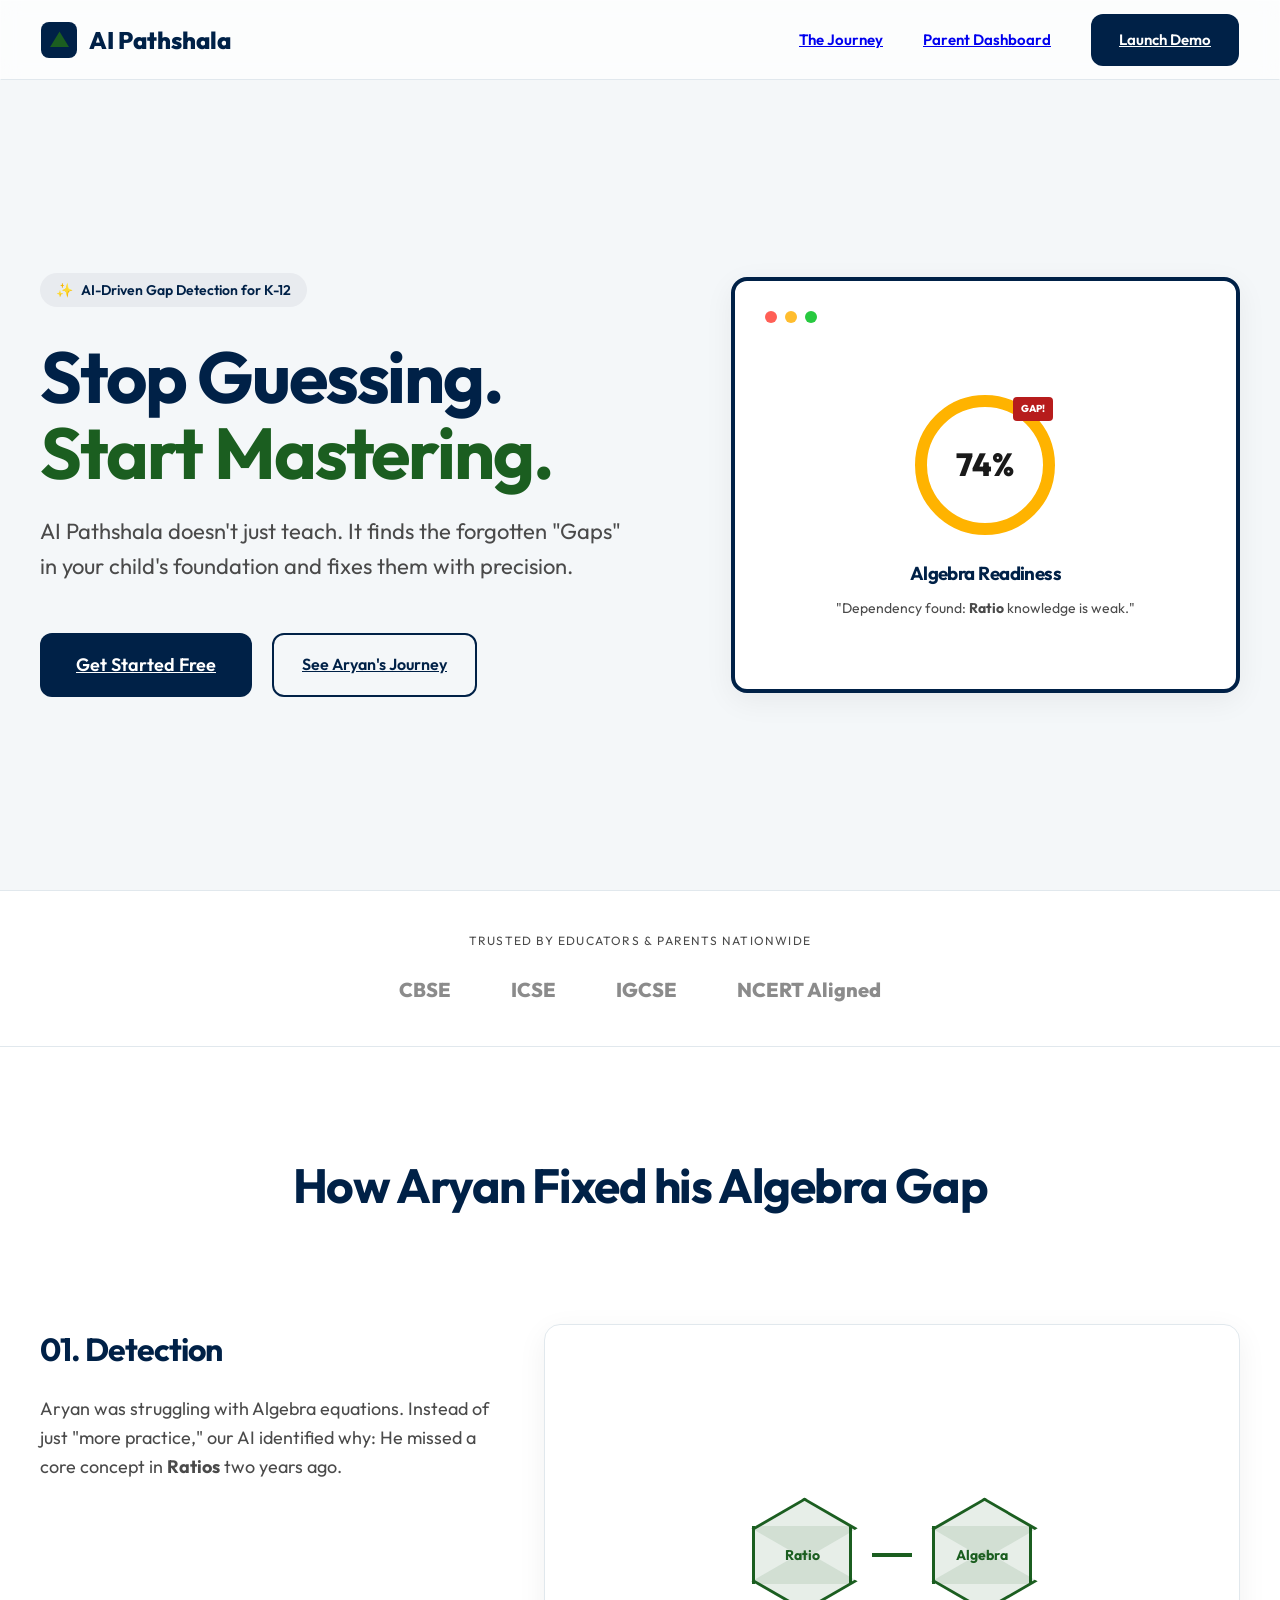
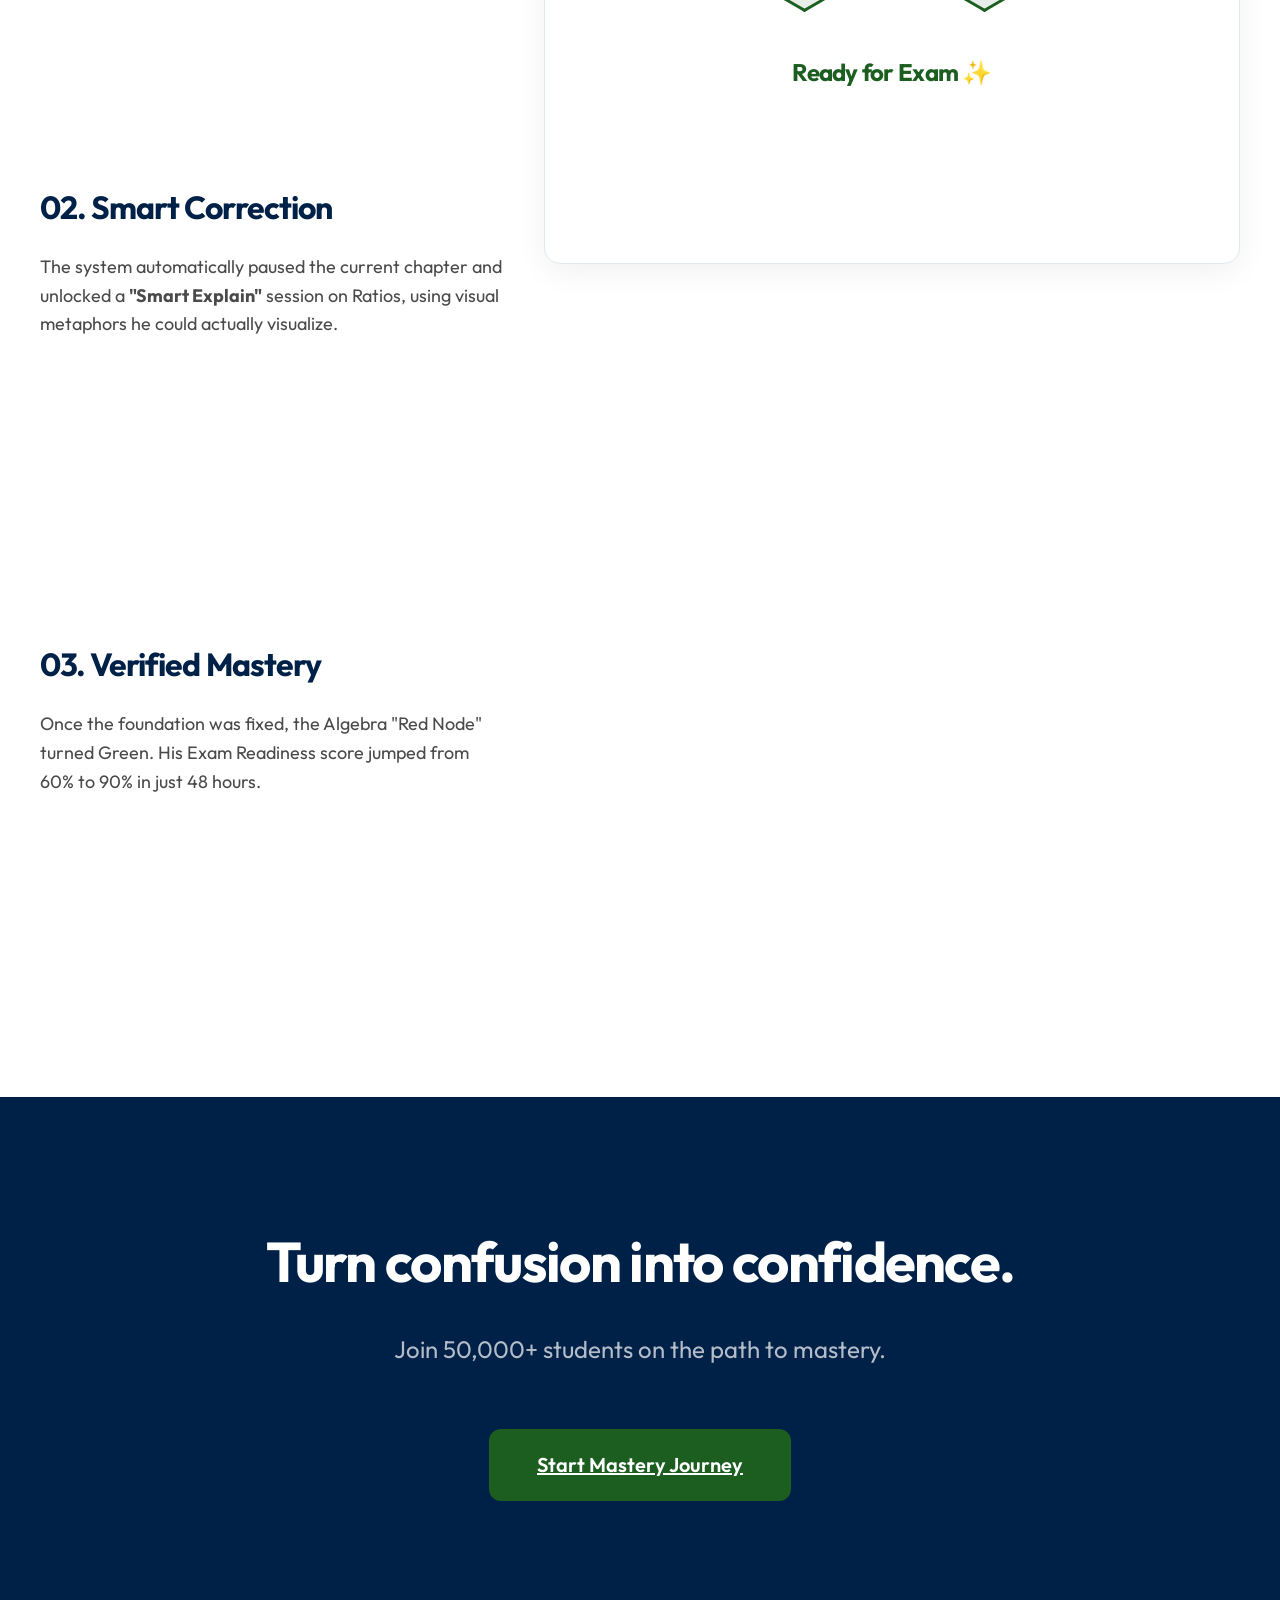
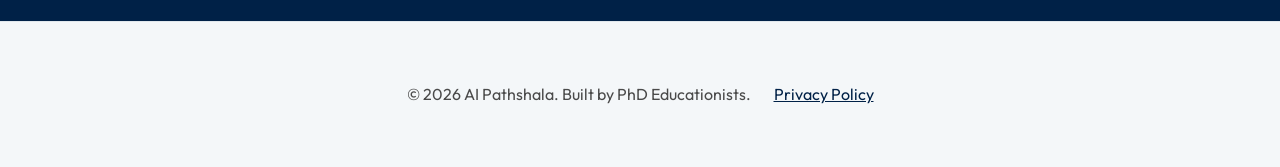
<file: index.html>
<!DOCTYPE html>
<html lang="en">

<head>
    <meta charset="UTF-8">
    <meta name="viewport" content="width=device-width, initial-scale=1.0">
    <title>AI Pathshala | From Confusion to Mastery</title>
    <link rel="stylesheet" href="style.css">
    <link href="https://fonts.googleapis.com/css2?family=Outfit:wght@400;600;700&family=Inter:wght@400;600&display=swap"
        rel="stylesheet">
    <style>
        .scrolly-section {
            background: #fff;
            padding: 100px 0;
        }

        .step-active {
            opacity: 1 !important;
            transform: scale(1) !important;
        }

        .step-inactive {
            opacity: 0.3;
            transform: scale(0.95);
            transition: all 0.5s ease;
        }

        .visual-state {
            display: none;
            height: 100%;
            width: 100%;
            align-items: center;
            justify-content: center;
            padding: 40px;
        }

        .visual-state.active {
            display: flex;
            flex-direction: column;
        }
    </style>
</head>

<body>
    <nav class="glass"
        style="height: 80px; display: flex; align-items: center; position: sticky; top: 0; z-index: 1000; border-bottom: 1px solid var(--border-color);">
        <div class="container" style="display: flex; justify-content: space-between; align-items: center; width: 100%;">
            <div class="logo"
                style="font-size: 24px; font-weight: 800; color: var(--primary); display: flex; align-items: center; gap: 12px;">
                <div
                    style="width: 36px; height: 36px; background: var(--primary); border-radius: 8px; display: flex; align-items: center; justify-content: center;">
                    <span style="color: var(--secondary); font-size: 20px;">▲</span>
                </div>
                AI Pathshala
            </div>
            <div style="display: flex; gap: 40px; align-items: center; font-weight: 600; font-size: 15px;">
                <a href="#journey">The Journey</a>
                <a href="app.html?view=parent">Parent Dashboard</a>
                <a href="app.html" class="btn btn-primary">Launch Demo</a>
            </div>
        </div>
    </nav>

    <header class="container hero-v2">
        <div class="hero-text">
            <div
                style="display: inline-flex; align-items: center; gap: 8px; padding: 6px 16px; background: rgba(0,33,71,0.05); color: var(--primary); border-radius: 100px; font-size: 14px; font-weight: 600; margin-bottom: 32px;">
                <span>✨</span> AI-Driven Gap Detection for K-12
            </div>
            <h1>Stop Guessing. <br><span style="color: var(--secondary);">Start Mastering.</span></h1>
            <p style="font-size: 22px; margin-bottom: 48px; max-width: 600px;">AI Pathshala doesn't just teach. It finds
                the forgotten "Gaps" in your child's foundation and fixes them with precision.</p>
            <div style="display: flex; gap: 20px;">
                <a href="app.html" class="btn btn-primary" style="padding: 18px 36px; font-size: 18px;">Get Started
                    Free</a>
                <a href="#journey" class="btn btn-outline">See Aryan's Journey</a>
            </div>
        </div>
        <div class="hero-demo">
            <div class="sticky-frame glass" style="padding: 30px; border: 4px solid var(--primary);">
                <div style="height: 20px; width: 100%; display: flex; gap: 8px; margin-bottom: 24px;">
                    <div style="width: 12px; height: 12px; border-radius: 50%; background: #ff5f56;"></div>
                    <div style="width: 12px; height: 12px; border-radius: 50%; background: #ffbd2e;"></div>
                    <div style="width: 12px; height: 12px; border-radius: 50%; background: #27c93f;"></div>
                </div>
                <div style="text-align: center; padding: 40px 0;">
                    <div
                        style="width: 140px; height: 140px; border-radius: 50%; border: 12px solid var(--accent); display: flex; align-items: center; justify-content: center; margin: 0 auto 24px; position: relative;">
                        <span style="font-size: 32px; font-weight: 800;">74%</span>
                        <div
                            style="position: absolute; top: -10px; right: -10px; background: var(--alert); color: white; padding: 4px 8px; font-size: 10px; border-radius: 4px; font-weight: 800; animation: pulse-red 2s infinite;">
                            GAP!</div>
                    </div>
                    <h3 style="margin-bottom: 8px;">Algebra Readiness</h3>
                    <p style="font-size: 14px;">"Dependency found: <strong>Ratio</strong> knowledge is weak."</p>
                </div>
            </div>
        </div>
    </header>

    <div class="trust-strip">
        <div class="container">
            <p
                style="font-size: 12px; text-transform: uppercase; letter-spacing: 0.1em; margin-bottom: 24px; color: var(--text-muted);">
                Trusted by Educators & Parents nationwide</p>
            <div class="trust-logos">
                <span style="font-weight: 800; font-size: 20px;">CBSE</span>
                <span style="font-weight: 800; font-size: 20px;">ICSE</span>
                <span style="font-weight: 800; font-size: 20px;">IGCSE</span>
                <span style="font-weight: 800; font-size: 20px;">NCERT Aligned</span>
            </div>
        </div>
    </div>

    <section id="journey" class="scrolly-section">
        <div class="container">
            <h2 style="text-align: center; margin-bottom: 100px; font-size: 48px;">How Aryan Fixed his Algebra Gap</h2>

            <div class="step-container">
                <div class="step-text">
                    <div class="step-inactive" id="step1">
                        <h3 style="font-size: 32px; margin-bottom: 20px;">01. Detection</h3>
                        <p style="font-size: 18px;">Aryan was struggling with Algebra equations. Instead of just "more
                            practice," our AI identified why: He missed a core concept in <strong>Ratios</strong> two
                            years ago.</p>
                    </div>
                    <div style="height: 300px;"></div>
                    <div class="step-inactive" id="step2">
                        <h3 style="font-size: 32px; margin-bottom: 20px;">02. Smart Correction</h3>
                        <p style="font-size: 18px;">The system automatically paused the current chapter and unlocked a
                            <strong>"Smart Explain"</strong> session on Ratios, using visual metaphors he could actually
                            visualize.</p>
                    </div>
                    <div style="height: 300px;"></div>
                    <div class="step-inactive" id="step3">
                        <h3 style="font-size: 32px; margin-bottom: 20px;">03. Verified Mastery</h3>
                        <p style="font-size: 18px;">Once the foundation was fixed, the Algebra "Red Node" turned Green.
                            His Exam Readiness score jumped from 60% to 90% in just 48 hours.</p>
                    </div>
                </div>

                <div class="step-sticky">
                    <div class="sticky-frame glass" id="visual-frame">
                        <div class="visual-state active" id="viz1">
                            <div style="display: flex; gap: 20px; align-items: center;">
                                <div class="hexagon hex-mastered"><span>Fractions</span></div>
                                <div style="width: 40px; height: 4px; background: var(--secondary);"></div>
                                <div class="hexagon hex-gap" style="animation: pulse-red 2s infinite;">
                                    <span>Ratio</span></div>
                                <div style="width: 40px; height: 4px; background: var(--border-color);"></div>
                                <div class="hexagon"><span>Algebra</span></div>
                            </div>
                            <p style="margin-top: 40px; font-weight: 600; color: var(--alert);">AI Insight: Foundational
                                Gap Detected</p>
                        </div>
                        <div class="visual-state" id="viz2">
                            <div class="card" style="width: 80%; padding: 24px; border-left: 6px solid var(--accent);">
                                <h4>Explain Simpler: Ratios</h4>
                                <p style="font-size: 14px; margin-top: 10px;">"Ratio is just like a recipe. If you need
                                    1 cup of sugar for 2 cups of flour, the ratio is 1:2. Double it? 2:4. It stays
                                    balanced."</p>
                            </div>
                        </div>
                        <div class="visual-state" id="viz3">
                            <div style="display: flex; gap: 20px; align-items: center;">
                                <div class="hexagon hex-mastered"><span>Ratio</span></div>
                                <div style="width: 40px; height: 4px; background: var(--secondary);"></div>
                                <div class="hexagon hex-mastered"><span>Algebra</span></div>
                            </div>
                            <h2 style="color: var(--secondary); margin-top: 40px;">Ready for Exam ✨</h2>
                        </div>
                    </div>
                </div>
            </div>
        </div>
    </section>

    <section style="background: var(--primary); color: white; text-align: center; padding: 120px 0;">
        <div class="container">
            <h2 style="color: white; font-size: 56px; margin-bottom: 24px;">Turn confusion into confidence.</h2>
            <p style="color: rgba(255,255,255,0.7); font-size: 24px; margin-bottom: 60px;">Join 50,000+ students on the
                path to mastery.</p>
            <a href="app.html" class="btn"
                style="background: var(--secondary); color: white; padding: 20px 48px; font-size: 20px;">Start Mastery
                Journey</a>
        </div>
    </section>

    <footer style="padding: 60px 0; border-top: 1px solid var(--border-color); text-align: center;">
        <p>&copy; 2026 AI Pathshala. Built by PhD Educationists. <a href="#"
                style="margin-left: 20px; color: var(--primary);">Privacy Policy</a></p>
    </footer>

    <script>
        const observerOptions = {
            threshold: 0.6
        };

        const observer = new IntersectionObserver((entries) => {
            entries.forEach(entry => {
                if (entry.isIntersecting) {
                    const stepId = entry.target.id;
                    const index = stepId.replace('step', '');

                    // Activate Text
                    document.querySelectorAll('.step-text > div').forEach(div => div.classList.add('step-inactive'));
                    entry.target.classList.remove('step-inactive');
                    entry.target.classList.add('step-active');

                    // Activate Visual
                    document.querySelectorAll('.visual-state').forEach(v => v.classList.remove('active'));
                    document.getElementById('viz' + index).classList.add('active');
                }
            });
        }, observerOptions);

        document.querySelectorAll('.step-text > div[id^="step"]').forEach(step => observer.observe(step));
    </script>
</body>

</html>
</file>
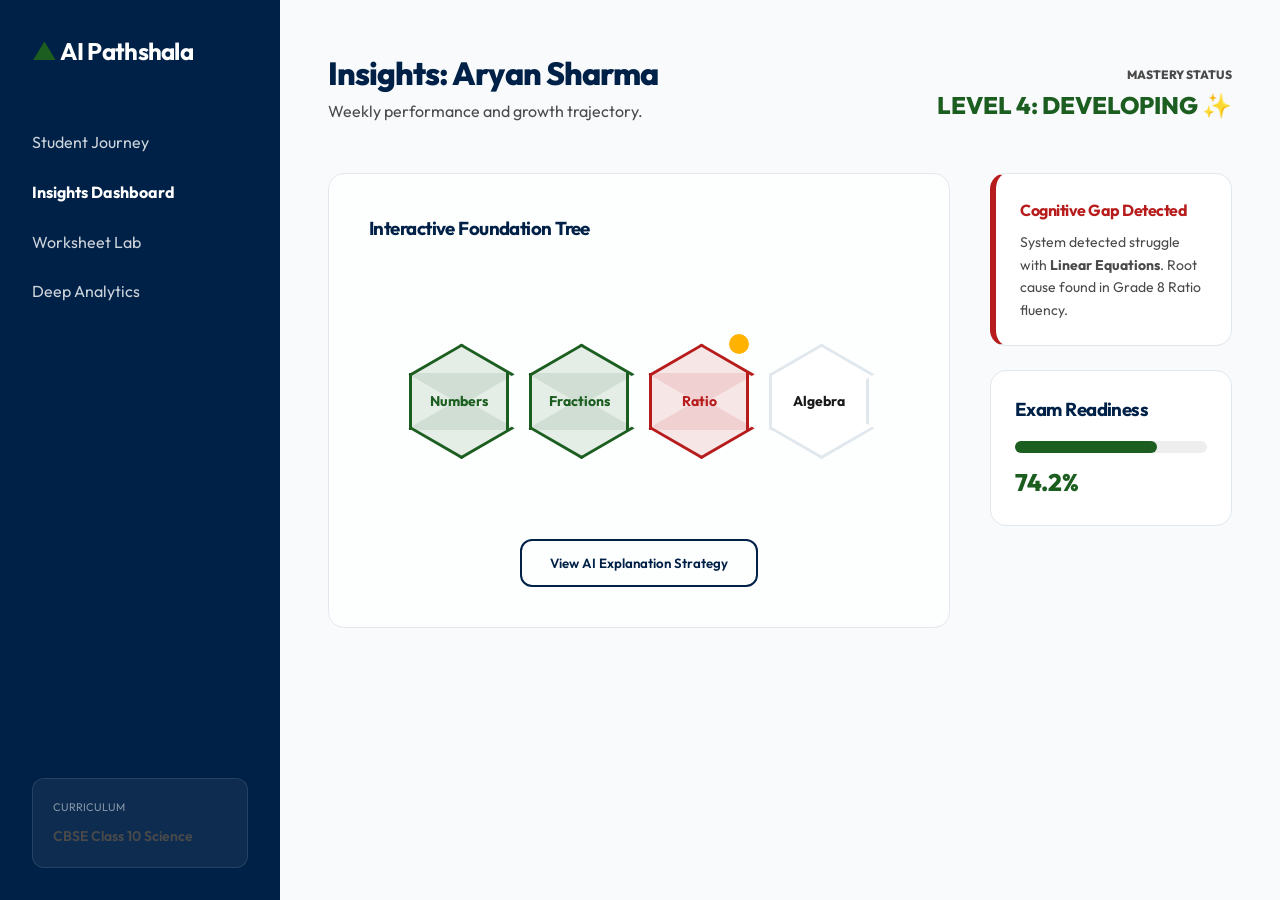
<file: app.html>
<!DOCTYPE html>
<html lang="en">

<head>
    <meta charset="UTF-8">
    <meta name="viewport" content="width=device-width, initial-scale=1.0">
    <title>AI Pathshala | Full Product Demo</title>
    <link rel="stylesheet" href="style.css">
    <link href="https://fonts.googleapis.com/css2?family=Outfit:wght@400;600;700&family=Inter:wght@400;600&display=swap"
        rel="stylesheet">
    <style>
        .view-section {
            display: none;
        }

        .view-section.active {
            display: block;
            animation: fadeIn 0.5s ease;
        }

        @keyframes fadeIn {
            from {
                opacity: 0;
                transform: translateY(10px);
            }

            to {
                opacity: 1;
                transform: translateY(0);
            }
        }

        .hex-grid {
            margin-top: 60px;
            display: flex;
            justify-content: center;
            gap: 20px;
            padding: 40px;
        }

        .hotspot-pulse {
            position: absolute;
            width: 20px;
            height: 20px;
            background: var(--accent);
            border-radius: 50%;
            animation: pulse-ring 1.5s infinite;
            cursor: pointer;
            z-index: 100;
        }

        @keyframes pulse-ring {
            0% {
                transform: scale(0.5);
                opacity: 0.8;
            }

            100% {
                transform: scale(2);
                opacity: 0;
            }
        }

        .tooltip {
            position: absolute;
            background: var(--primary);
            color: white;
            padding: 12px;
            border-radius: 8px;
            font-size: 13px;
            width: 200px;
            bottom: 30px;
            left: 50%;
            transform: translateX(-50%);
            display: none;
            z-index: 1000;
        }

        .hotspot-pulse:hover+.tooltip {
            display: block;
        }

        .stat-card {
            background: white;
            padding: 24px;
            border-radius: 16px;
            border: 1px solid var(--border-color);
        }

        .trend-svg {
            width: 100%;
            height: 100px;
            overflow: visible;
        }
    </style>
</head>

<body>
    <div class="app-container">
        <aside class="app-sidebar">
            <h2 class="logo" style="color: white; cursor: pointer; margin-bottom: 60px;"
                onclick="location.href='index.html'">
                <span style="color: var(--secondary);">▲</span> AI Pathshala
            </h2>
            <div style="display: flex; flex-direction: column; gap: 24px;">
                <div class="sidebar-item" id="nav-student" onclick="switchView('student')"
                    style="cursor: pointer; opacity: 0.8;">Student Journey</div>
                <div class="sidebar-item" id="nav-parent" onclick="switchView('parent')"
                    style="cursor: pointer; font-weight: 700;">Insights Dashboard</div>
                <div class="sidebar-item" id="nav-worksheets" onclick="switchView('worksheets')"
                    style="cursor: pointer; opacity: 0.8;">Worksheet Lab</div>
                <div class="sidebar-item" id="nav-analytics" onclick="switchView('analytics')"
                    style="cursor: pointer; opacity: 0.8;">Deep Analytics</div>
            </div>

            <div
                style="margin-top: auto; background: rgba(255,255,255,0.05); padding: 20px; border-radius: 12px; border: 1px solid rgba(255,255,255,0.1);">
                <p
                    style="font-size: 11px; text-transform: uppercase; color: rgba(255,255,255,0.5); margin-bottom: 8px;">
                    CURRICULUM</p>
                <p style="font-weight: 600; font-size: 14px;">CBSE Class 10 Science</p>
            </div>
        </aside>

        <main class="app-main">
            <!-- PARENT VIEW (INSIGHTS) -->
            <section id="parent-view" class="view-section active">
                <div style="display: flex; justify-content: space-between; align-items: flex-end; margin-bottom: 48px;">
                    <div>
                        <h1 style="font-weight: 800; font-size: 32px;">Insights: Aryan Sharma</h1>
                        <p>Weekly performance and growth trajectory.</p>
                    </div>
                    <div style="text-align: right;">
                        <span style="font-size: 12px; color: var(--text-muted); font-weight: 800;">MASTERY STATUS</span>
                        <div style="font-size: 24px; font-weight: 800; color: var(--secondary);">LEVEL 4: DEVELOPING ✨
                        </div>
                    </div>
                </div>

                <div style="display: grid; grid-template-columns: 2fr 1fr; gap: 40px;">
                    <div class="glass"
                        style="padding: 40px; border-radius: var(--radius); border: 1px solid var(--border-color);">
                        <h3 style="margin-bottom: 40px;">Interactive Foundation Tree</h3>
                        <div class="hex-grid">
                            <div class="hexagon hex-mastered"><span>Numbers</span></div>
                            <div class="hexagon hex-mastered"><span>Fractions</span></div>
                            <div style="position: relative;">
                                <div class="hexagon hex-gap" style="animation: pulse-red 2s infinite;">
                                    <span>Ratio</span></div>
                                <div class="hotspot-pulse" style="top: -10px; right: 0;"></div>
                                <div class="tooltip">Missing core prerequisite. Algebra is blocked until this is fixed.
                                </div>
                            </div>
                            <div class="hexagon"><span>Algebra</span></div>
                        </div>
                        <div style="text-align: center; margin-top: 40px;">
                            <button class="btn btn-outline" onclick="switchView('student')">View AI Explanation
                                Strategy</button>
                        </div>
                    </div>

                    <div style="display: flex; flex-direction: column; gap: 24px;">
                        <div class="stat-card" style="border-left: 6px solid var(--alert);">
                            <h4 style="color: var(--alert); margin-bottom: 8px;">Cognitive Gap Detected</h4>
                            <p style="font-size: 14px;">System detected struggle with <strong>Linear Equations</strong>.
                                Root cause found in Grade 8 Ratio fluency.</p>
                        </div>
                        <div class="stat-card">
                            <h3 style="margin-bottom: 16px;">Exam Readiness</h3>
                            <div
                                style="height: 12px; width: 100%; background: #eee; border-radius: 6px; margin-bottom: 10px;">
                                <div id="readiness-bar"
                                    style="height: 100%; width: 0%; background: var(--secondary); border-radius: 6px; transition: width 1.5s ease-out;">
                                </div>
                            </div>
                            <p style="font-size: 24px; font-weight: 800; color: var(--secondary);">74.2%</p>
                        </div>
                    </div>
                </div>
            </section>

            <!-- STUDENT VIEW -->
            <section id="student-view" class="view-section">
                <div
                    style="background: var(--primary); color: white; padding: 48px; border-radius: var(--radius); margin-bottom: 48px;">
                    <h2 style="color: white; font-size: 40px; margin-bottom: 16px;">Fixing the Gap: Ratios</h2>
                    <p style="color: rgba(255,255,255,0.7); max-width: 600px;">Instead of harder problems, let's look at
                        the relationship logic. Mastery here makes Algebra effortless.</p>
                </div>
                <div class="grid-3">
                    <div class="stat-card">
                        <h3>1. Identify</h3>
                        <p style="margin-top: 10px;">AI detected struggle in multi-variable equations due to ratio
                            balancing issues.</p>
                    </div>
                    <div class="stat-card">
                        <h3>2. Visualize</h3>
                        <p style="margin-top: 10px;">Using "Balance Scale" metaphor to explain proportionality.</p>
                    </div>
                    <div class="stat-card">
                        <h3>3. Master</h3>
                        <p style="margin-top: 10px;">Adaptive practice scales difficulty based on your speed.</p>
                    </div>
                </div>
            </section>

            <!-- WORKSHEET LAB -->
            <section id="worksheets-view" class="view-section">
                <div style="margin-bottom: 48px;">
                    <h1 style="font-weight: 800; font-size: 32px;">Worksheet Lab</h1>
                    <p>Generate precise practicing material for targeted mastery.</p>
                </div>
                <div style="display: grid; grid-template-columns: 320px 1fr; gap: 40px; align-items: flex-start;">
                    <div class="glass" style="padding: 32px; border-radius: var(--radius);">
                        <div style="margin-bottom: 24px;">
                            <label
                                style="display: block; font-size: 13px; font-weight: 800; color: var(--text-muted); margin-bottom: 10px;">SUBJECT</label>
                            <select
                                style="width: 100%; padding: 12px; border-radius: 8px; border: 1px solid var(--border-color);">
                                <option>Science</option>
                                <option>Mathematics</option>
                            </select>
                        </div>
                        <div style="margin-bottom: 24px;">
                            <label
                                style="display: block; font-size: 13px; font-weight: 800; color: var(--text-muted); margin-bottom: 10px;">FOCUS
                                TOPIC</label>
                            <select
                                style="width: 100%; padding: 12px; border-radius: 8px; border: 1px solid var(--border-color);">
                                <option>Foundational Algebra Gap (Ratio Focus)</option>
                                <option>Linear Equations</option>
                                <option>Polynomials</option>
                            </select>
                        </div>
                        <div style="margin-bottom: 32px;">
                            <label
                                style="display: block; font-size: 13px; font-weight: 800; color: var(--text-muted); margin-bottom: 10px;">DIFFICULTY
                                MIX</label>
                            <div style="display: grid; grid-template-columns: 1fr 1fr; gap: 8px;">
                                <button class="btn btn-outline" style="font-size: 12px; padding: 10px;">Simple</button>
                                <button class="btn btn-primary"
                                    style="font-size: 12px; padding: 10px; background: var(--accent);">HOTS</button>
                            </div>
                        </div>
                        <button class="btn btn-primary" style="width: 100%;" onclick="generateWorksheet()">Generate AI
                            Worksheet</button>
                    </div>

                    <div id="worksheet-result">
                        <div
                            style="text-align: center; padding: 100px; color: var(--text-muted); border: 2px dashed var(--border-color); border-radius: 16px;">
                            Select topic and click "Generate" to preview Aryan's personalized practice sheet.
                        </div>
                    </div>
                </div>
            </section>

            <!-- ANALYTICS -->
            <section id="analytics-view" class="view-section">
                <div style="margin-bottom: 48px;">
                    <h1 style="font-weight: 800; font-size: 32px;">Deep Analytics</h1>
                    <p>Data-driven insights into cognitive patterns.</p>
                </div>

                <div style="display: grid; grid-template-columns: repeat(2, 1fr); gap: 32px;">
                    <!-- Weekly Trend -->
                    <div class="stat-card">
                        <h3 style="margin-bottom: 24px;">Growth Trajectory <span
                                style="font-size: 12px; font-weight: 400; color: var(--secondary);">(+14% this
                                month)</span></h3>
                        <svg class="trend-svg" viewBox="0 0 400 100">
                            <path d="M0,80 Q50,70 100,50 T200,60 T300,30 T400,20" fill="none" stroke="var(--secondary)"
                                stroke-width="3" />
                            <circle cx="0" cy="80" r="4" fill="var(--secondary)" />
                            <circle cx="100" cy="50" r="4" fill="var(--secondary)" />
                            <circle cx="200" cy="60" r="4" fill="var(--secondary)" />
                            <circle cx="300" cy="30" r="4" fill="var(--secondary)" />
                            <circle cx="400" cy="20" r="4" fill="var(--secondary)" />
                        </svg>
                        <div
                            style="display: flex; justify-content: space-between; margin-top: 10px; font-size: 11px; color: var(--text-muted);">
                            <span>Week 1</span><span>Week 2</span><span>Week 3</span><span>Week 4</span>
                        </div>
                    </div>

                    <!-- Skills Radar -->
                    <div class="stat-card" style="text-align: center;">
                        <h3 style="margin-bottom: 20px;">Skill DNA</h3>
                        <svg class="skill-radar" viewBox="0 0 100 100">
                            <polygon points="50,10 90,50 50,90 10,50" fill="none" stroke="#eee" stroke-width="1" />
                            <polygon points="50,20 80,50 50,80 20,50" fill="none" stroke="#eee" stroke-width="1" />
                            <!-- Actual Data -->
                            <polygon points="50,15 85,50 50,75 25,50" class="radar-poly" />
                            <!-- Labels -->
                            <text x="50" y="8" text-anchor="middle" font-size="4" fill="var(--text-muted)">Speed</text>
                            <text x="95" y="52" text-anchor="start" font-size="4"
                                fill="var(--text-muted)">Accuracy</text>
                            <text x="50" y="98" text-anchor="middle" font-size="4"
                                fill="var(--text-muted)">Concept</text>
                            <text x="5" y="52" text-anchor="end" font-size="4" fill="var(--text-muted)">Logic</text>
                        </svg>
                    </div>

                    <!-- mastery bars -->
                    <div class="stat-card" style="grid-column: span 2;">
                        <h3 style="margin-bottom: 24px;">Concept Breakdown</h3>
                        <div class="chart-container">
                            <div class="bar" style="height: 90%;"><span class="bar-label">Algebra</span></div>
                            <div class="bar" style="height: 40%; background: var(--alert);"><span
                                    class="bar-label">Ratio</span></div>
                            <div class="bar" style="height: 75%;"><span class="bar-label">Fractions</span></div>
                            <div class="bar" style="height: 60%;"><span class="bar-label">Geometry</span></div>
                            <div class="bar" style="height: 85%;"><span class="bar-label">Stats</span></div>
                        </div>
                    </div>
                </div>
            </section>
        </main>
    </div>

    <script>
        function switchView(viewId) {
            document.querySelectorAll('.view-section').forEach(v => v.classList.remove('active'));
            document.getElementById(viewId + '-view').classList.add('active');

            document.querySelectorAll('.sidebar-item').forEach(item => {
                item.style.fontWeight = '400';
                item.style.opacity = '0.8';
                if (item.id === 'nav-' + viewId) {
                    item.style.fontWeight = '700';
                    item.style.opacity = '1';
                }
            });

            if (viewId === 'parent') {
                setTimeout(() => {
                    document.getElementById('readiness-bar').style.width = '74.2%';
                }, 100);
            }
        }

        function generateWorksheet() {
            const container = document.getElementById('worksheet-result');
            container.innerHTML = `
                <div class="paper fade-in" id="ws-paper">
                    <div style="text-align: center; margin-bottom: 48px;">
                        <h2 style="font-size: 24px; color: var(--primary);">AI Mastery Worksheet</h2>
                        <p style="font-size: 12px; color: var(--text-muted);">PERSONALIZED FOR: ARYAN SHARMA | SUBJECT: MATHS | FOCUS: RATIO & EQUATIONS</p>
                    </div>
                    
                    <div class="question-block">
                        <p class="question-meta">HOTS • Higher Order Thinking</p>
                        <p><strong>1.</strong> If the ratio of speed between two runners is 3:4 and they run a combined distance of 700m in the same time, calculate the individual distance covered by the slower runner. Prove how this relates to linear coefficients.</p>
                        <div style="height: 60px; border-bottom: 1px dotted #ccc;"></div>
                    </div>

                    <div class="question-block">
                        <p class="question-meta">Foundational Fix • Ratio Fluency</p>
                        <p><strong>2.</strong> A chemical solution requires a ratio of 2 parts acid to 5 parts water. If you have 350ml of water, how much acid is needed to maintain the <strong>specific density</strong>? Explain the proportionality.</p>
                        <div style="height: 60px; border-bottom: 1px dotted #ccc;"></div>
                    </div>

                    <div class="question-block">
                        <p class="question-meta">Application • Algebra Integration</p>
                        <p><strong>3.</strong> Two variables x and y are in the ratio 5:2. If x + y = 28, find the value of 3x - 5y. Show every step of the derivation.</p>
                        <div style="height: 60px; border-bottom: 1px dotted #ccc;"></div>
                    </div>

                    <div style="display: flex; gap: 16px; margin-top: 60px; border-top: 1px solid #eee; padding-top: 24px;">
                        <button class="btn btn-primary" onclick="alert('Downloading high-resolution PDF...')">Download PDF</button>
                        <button class="btn btn-outline" style="background: white;">Assign as Homework</button>
                    </div>
                </div>
            `;
        }

        // Initialize transition
        setTimeout(() => switchView('parent'), 100);
    </script>
</body>

</html>
</file>
<file: style.css>
:root {
  --primary: #002147;
  /* Oxford Blue */
  --primary-light: #003366;
  --secondary: #1B5E20;
  /* Emerald Green */
  --accent: #FFB300;
  /* Amber Gold */
  --alert: #B71C1C;
  /* Crimson Red */
  --bg-soft: #F4F7F9;
  --bg-white: #FFFFFF;
  --text-main: #1A1A1A;
  --text-muted: #4A4A4A;
  --border-color: #E1E8ED;
  --shadow-sm: 0 4px 12px rgba(0, 0, 0, 0.03);
  --shadow-md: 0 8px 30px rgba(0, 0, 0, 0.06);
  --radius: 16px;
  --transition: all 0.4s cubic-bezier(0.165, 0.84, 0.44, 1);
}

* {
  margin: 0;
  padding: 0;
  box-sizing: border-box;
}

body {
  font-family: 'Outfit', 'Inter', system-ui, sans-serif;
  background-color: var(--bg-soft);
  color: var(--text-main);
  line-height: 1.6;
  overflow-x: hidden;
}

/* Typography */
h1,
h2,
h3,
h4 {
  color: var(--primary);
  font-weight: 700;
  letter-spacing: -0.03em;
}

p {
  color: var(--text-muted);
}

/* Glassmorphism */
.glass {
  background: rgba(255, 255, 255, 0.7);
  backdrop-filter: blur(10px);
  -webkit-backdrop-filter: blur(10px);
  border: 1px solid rgba(255, 255, 255, 0.3);
}

/* Buttons */
.btn {
  padding: 14px 28px;
  border-radius: 12px;
  font-weight: 600;
  cursor: pointer;
  display: inline-flex;
  align-items: center;
  justify-content: center;
  gap: 10px;
  border: none;
  transition: var(--transition);
  font-family: inherit;
}

.btn-primary {
  background: var(--primary);
  color: white;
}

.btn-primary:hover {
  background: var(--primary-light);
  transform: translateY(-2px);
  box-shadow: 0 10px 20px rgba(0, 33, 71, 0.2);
}

.btn-outline {
  border: 2px solid var(--primary);
  color: var(--primary);
  background: transparent;
}

.btn-outline:hover {
  background: var(--primary);
  color: white;
}

/* Hexagon Mastery Node */
.hexagon {
  position: relative;
  width: 100px;
  height: 57.74px;
  background-color: #fff;
  margin: 28.87px 0;
  border-left: solid 3px var(--border-color);
  border-right: solid 3px var(--border-color);
  display: flex;
  align-items: center;
  justify-content: center;
  font-weight: 700;
  transition: var(--transition);
  cursor: pointer;
}

.hexagon:before,
.hexagon:after {
  content: "";
  position: absolute;
  z-index: 1;
  width: 70.71px;
  height: 70.71px;
  -webkit-transform: scaleY(0.5774) rotate(-45deg);
  -ms-transform: scaleY(0.5774) rotate(-45deg);
  transform: scaleY(0.5774) rotate(-45deg);
  background-color: inherit;
  left: 11.64px;
}

.hexagon:before {
  top: -35.36px;
  border-top: solid 4.24px var(--border-color);
  border-right: solid 4.24px var(--border-color);
}

.hexagon:after {
  bottom: -35.36px;
  border-bottom: solid 4.24px var(--border-color);
  border-left: solid 4.24px var(--border-color);
}

.hexagon span {
  position: relative;
  z-index: 10;
  text-align: center;
  font-size: 14px;
}

.hex-mastered {
  background-color: rgba(27, 94, 32, 0.1);
  border-color: var(--secondary);
  color: var(--secondary);
}

.hex-mastered:before {
  border-color: var(--secondary);
}

.hex-mastered:after {
  border-color: var(--secondary);
}

.hex-progress {
  background-color: rgba(255, 179, 0, 0.1);
  border-color: var(--accent);
  color: var(--accent);
}

.hex-progress:before {
  border-color: var(--accent);
}

.hex-progress:after {
  border-color: var(--accent);
}

.hex-gap {
  background-color: rgba(183, 28, 28, 0.1);
  border-color: var(--alert);
  color: var(--alert);
}

.hex-gap:before {
  border-color: var(--alert);
}

.hex-gap:after {
  border-color: var(--alert);
}

/* Pulse Animation */
@keyframes pulse-red {
  0% {
    box-shadow: 0 0 0 0 rgba(183, 28, 28, 0.4);
  }

  70% {
    box-shadow: 0 0 0 15px rgba(183, 28, 28, 0);
  }

  100% {
    box-shadow: 0 0 0 0 rgba(183, 28, 28, 0);
  }
}

.pulse-alert {
  animation: pulse-red 2s infinite;
  border-radius: 50%;
  /* For the container around hex */
}

/* Sections */
.section {
  padding: 120px 0;
}

.container {
  max-width: 1280px;
  margin: 0 auto;
  padding: 0 40px;
}

/* Hero v2 */
.hero-v2 {
  display: flex;
  align-items: center;
  justify-content: space-between;
  min-height: 90vh;
  gap: 80px;
}

.hero-text {
  flex: 1.2;
}

.hero-demo {
  flex: 1;
  perspective: 1000px;
}

.hero-v2 h1 {
  font-size: 72px;
  line-height: 1.05;
  margin-bottom: 24px;
}

/* Trust Strip */
.trust-strip {
  background: white;
  padding: 40px 0;
  border-top: 1px solid var(--border-color);
  border-bottom: 1px solid var(--border-color);
  text-align: center;
}

.trust-logos {
  display: flex;
  justify-content: center;
  align-items: center;
  gap: 60px;
  opacity: 0.5;
  filter: grayscale(1);
}

/* App Shell v2 */
.app-container {
  display: flex;
  height: 100vh;
  background: #f8fafc;
}

.app-sidebar {
  width: 280px;
  background: var(--primary);
  color: white;
  padding: 32px;
  display: flex;
  flex-direction: column;
}

.app-main {
  flex: 1;
  overflow-y: auto;
  padding: 48px;
}

/* Scrollytelling Custom */
.step-container {
  display: flex;
  gap: 40px;
  margin-bottom: 200px;
}

.step-text {
  flex: 1;
}

.step-sticky {
  flex: 1.5;
  position: sticky;
  top: 15vh;
  height: 60vh;
}

.sticky-frame {
  width: 100%;
  height: 100%;
  background: white;
  border-radius: var(--radius);
  box-shadow: var(--shadow-md);
  overflow: hidden;
  border: 1px solid var(--border-color);
}

/* Charting Components */
.chart-container {
  width: 100%;
  height: 200px;
  position: relative;
  display: flex;
  align-items: flex-end;
  gap: 12px;
  margin-top: 24px;
  padding-bottom: 30px;
}

.bar {
  flex: 1;
  background: var(--primary-light);
  border-radius: 4px 4px 0 0;
  transition: height 1s cubic-bezier(0.175, 0.885, 0.32, 1.275);
  position: relative;
}

.bar:hover {
  background: var(--secondary);
}

.bar-label {
  position: absolute;
  bottom: -24px;
  left: 50%;
  transform: translateX(-50%);
  font-size: 11px;
  color: var(--text-muted);
}

/* Worksheet Preview */
.paper {
  background: white;
  width: 100%;
  max-width: 600px;
  min-height: 800px;
  margin: 0 auto;
  padding: 60px;
  box-shadow: var(--shadow-md);
  border: 1px solid var(--border-color);
  position: relative;
  font-family: 'Inter', serif;
}

.paper:before {
  content: "";
  position: absolute;
  top: 0;
  left: 0;
  width: 100%;
  height: 8px;
  background: var(--primary);
}

.question-block {
  margin-bottom: 32px;
}

.question-meta {
  font-size: 10px;
  color: var(--secondary);
  font-weight: 800;
  text-transform: uppercase;
  margin-bottom: 4px;
}

/* Radar Chart Simulation */
.radar-poly {
  fill: rgba(27, 94, 32, 0.2);
  stroke: var(--secondary);
  stroke-width: 2;
}

.skill-radar {
  width: 200px;
  height: 200px;
  margin: 0 auto;
}
</file>
